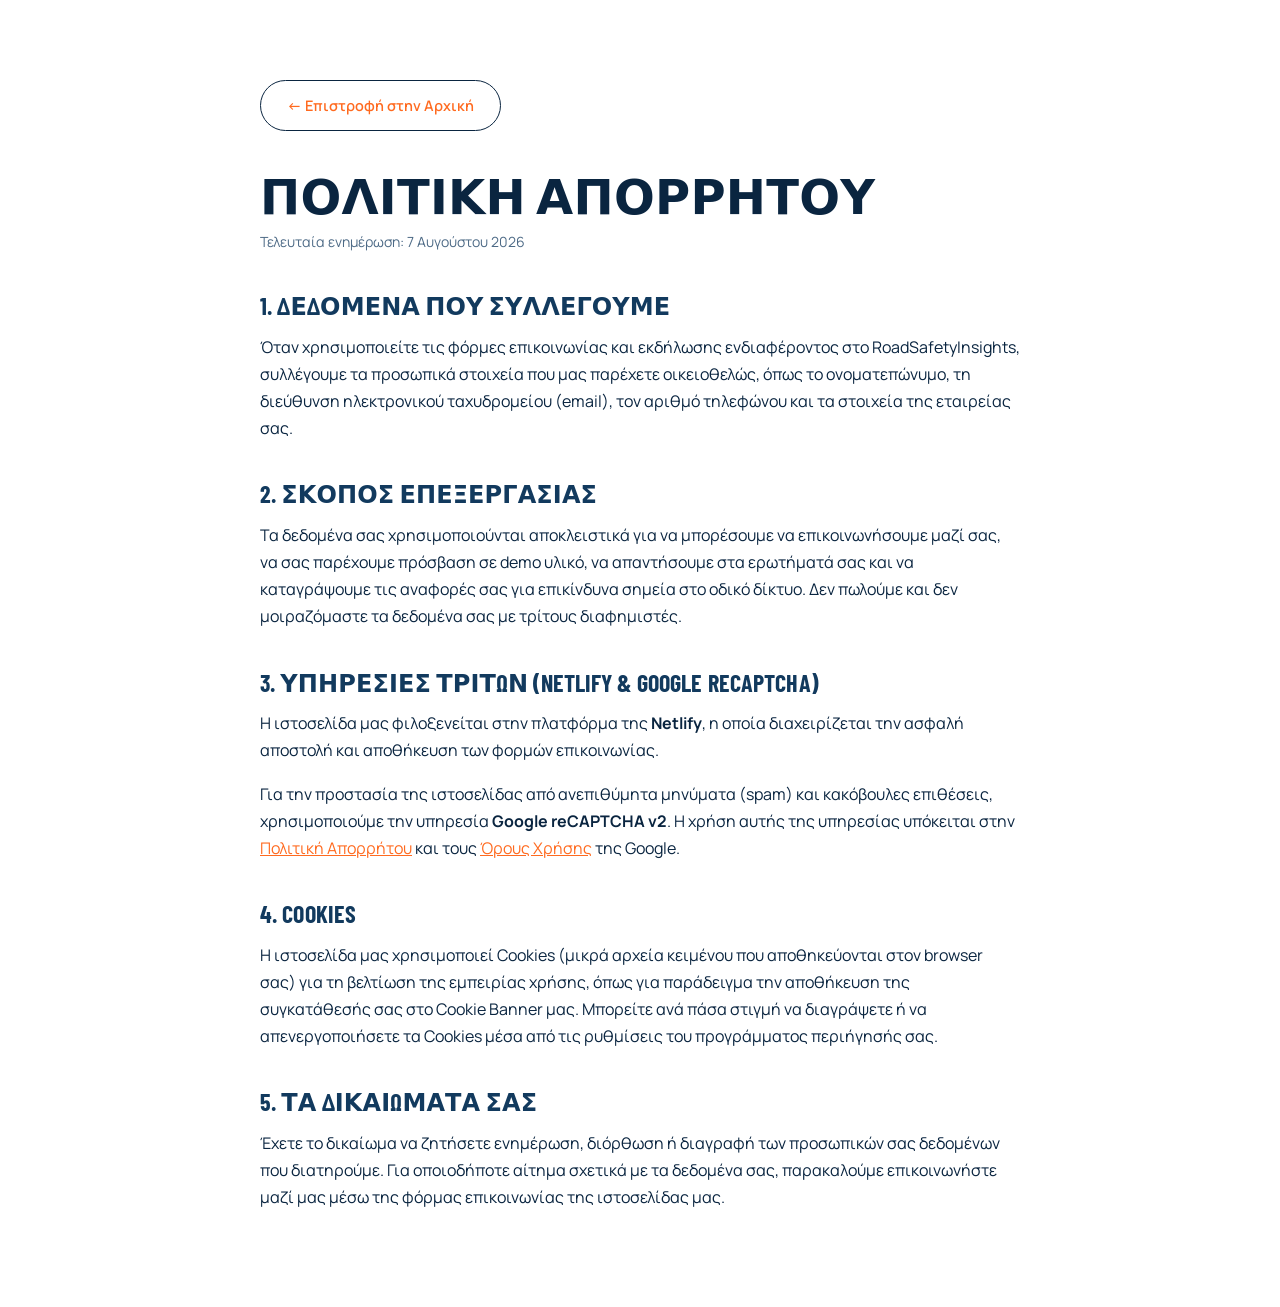
<file: policy.html>
<!DOCTYPE html>
<html lang="el">
  <head>
    <meta charset="utf-8" />
    <meta name="viewport" content="width=device-width, initial-scale=1" />
    <title>Πολιτική Απορρήτου | RoadSafetyInsights</title>
    
    <!-- Fonts -->
    <link rel="preconnect" href="https://fonts.googleapis.com" />
    <link rel="preconnect" href="https://fonts.gstatic.com" crossorigin />
    <link href="https://fonts.googleapis.com/css2?family=Barlow+Condensed:wght@600;700&family=Manrope:wght@400;500;600;800&display=swap" rel="stylesheet" />
    
    <!-- CSS and Favicon -->
    <link rel="stylesheet" href="css/style.css" />
    <link rel="icon" type="image/png" href="assets/rsi_logo.png" />
  </head>
  <body>
    <main class="legal-page">
      <!-- Return Button -->
      <a href="index.html" class="back-btn btn btn--line">&larr; Επιστροφή στην Αρχική</a>
      
      <h1>Πολιτική Απορρήτου</h1>
      <p class="last-updated">Τελευταία ενημέρωση: 7 Αυγούστου 2026</p>
      
      <h2>1. Δεδομένα που Συλλέγουμε</h2>
      <p>Όταν χρησιμοποιείτε τις φόρμες επικοινωνίας και εκδήλωσης ενδιαφέροντος στο RoadSafetyInsights, συλλέγουμε τα προσωπικά στοιχεία που μας παρέχετε οικειοθελώς, όπως το ονοματεπώνυμο, τη διεύθυνση ηλεκτρονικού ταχυδρομείου (email), τον αριθμό τηλεφώνου και τα στοιχεία της εταιρείας σας.</p>
      
      <h2>2. Σκοπός Επεξεργασίας</h2>
      <p>Τα δεδομένα σας χρησιμοποιούνται αποκλειστικά για να μπορέσουμε να επικοινωνήσουμε μαζί σας, να σας παρέχουμε πρόσβαση σε demo υλικό, να απαντήσουμε στα ερωτήματά σας και να καταγράψουμε τις αναφορές σας για επικίνδυνα σημεία στο οδικό δίκτυο. Δεν πωλούμε και δεν μοιραζόμαστε τα δεδομένα σας με τρίτους διαφημιστές.</p>
      
      <h2>3. Υπηρεσίες Τρίτων (Netlify & Google reCAPTCHA)</h2>
      <p>Η ιστοσελίδα μας φιλοξενείται στην πλατφόρμα της <strong>Netlify</strong>, η οποία διαχειρίζεται την ασφαλή αποστολή και αποθήκευση των φορμών επικοινωνίας.</p>
      <p>Για την προστασία της ιστοσελίδας από ανεπιθύμητα μηνύματα (spam) και κακόβουλες επιθέσεις, χρησιμοποιούμε την υπηρεσία <strong>Google reCAPTCHA v2</strong>. Η χρήση αυτής της υπηρεσίας υπόκειται στην <a href="https://policies.google.com/privacy" target="_blank" rel="noopener noreferrer">Πολιτική Απορρήτου</a> και τους <a href="https://policies.google.com/terms" target="_blank" rel="noopener noreferrer">Όρους Χρήσης</a> της Google.</p>
      
      <h2>4. Cookies</h2>
      <p>Η ιστοσελίδα μας χρησιμοποιεί Cookies (μικρά αρχεία κειμένου που αποθηκεύονται στον browser σας) για τη βελτίωση της εμπειρίας χρήσης, όπως για παράδειγμα την αποθήκευση της συγκατάθεσής σας στο Cookie Banner μας. Μπορείτε ανά πάσα στιγμή να διαγράψετε ή να απενεργοποιήσετε τα Cookies μέσα από τις ρυθμίσεις του προγράμματος περιήγησής σας.</p>

      <h2>5. Τα Δικαιώματά σας</h2>
      <p>Έχετε το δικαίωμα να ζητήσετε ενημέρωση, διόρθωση ή διαγραφή των προσωπικών σας δεδομένων που διατηρούμε. Για οποιοδήποτε αίτημα σχετικά με τα δεδομένα σας, παρακαλούμε επικοινωνήστε μαζί μας μέσω της φόρμας επικοινωνίας της ιστοσελίδας μας.</p>
    </main>
  </body>
</html>
</file>
<file: css/style.css>
/* Road Safety Insights — "Signal Orange / Deep Blue" rebuild */

:root {
  --navy: #0a2540;
  --navy-2: #123a5e;
  --sky: #7cc4ff;
  --sky-soft: #e6f3ff;
  --orange: #ff6a1f;
  --orange-2: #ffa24a;
  --paper: #ffffff;
  --paper-2: #f3f8ff;
  --ink: #0a2540;
  --ink-soft: #4d6a86;
  --line: #d5e5f5;
  --rail-w: 232px;
  --font-display: "Barlow Condensed", system-ui, sans-serif;
  --font-body: "Manrope", system-ui, sans-serif;
  --sh: 0 18px 44px -28px rgba(10, 37, 64, 0.55);
}

* {
  box-sizing: border-box;
}

html {
  scroll-behavior: smooth;
  scroll-padding-top: 80px;
}

body {
  margin: 0;
  font-family: var(--font-body);
  color: var(--ink);
  background: var(--paper);
  font-size: 16px;
  line-height: 1.62;
  -webkit-font-smoothing: antialiased;
}

img {
  max-width: 100%;
  display: block;
}

a {
  color: inherit;
  text-decoration: none;
}

p {
  margin: 0;
}

h1, 
h2, 
h3 {
  margin: 0;
  font-family: var(--font-display);
  line-height: 1.02;
  letter-spacing: 0.005em;
  text-transform: uppercase;
}

em {
  font-style: normal;
}

.skip {
  position: absolute;
  left: -9999px;
}

.skip:focus {
  left: 12px;
  top: 12px;
  background: var(--orange);
  color: #fff;
  padding: 8px 14px;
  border-radius: 8px;
  z-index: 99;
}

/* ---------- left rail ---------- */
.rail {
  position: fixed;
  inset: 0 auto 0 0;
  width: var(--rail-w);
  z-index: 50;
  display: flex;
  flex-direction: column;
  gap: 26px;
  padding: 28px 22px;
  background: var(--navy);
  color: #eaf4ff;
}

.rail__logo {
  display: flex;
  align-items: center;
  gap: 12px;
}

.rail__mark {
  display: block;
  width: 44px;
  height: 44px;
  flex: none;
  border-radius: 12px;
  background: #fff;
  object-fit: contain;
  padding: 4px;
}

.rail__name {
  font-family: var(--font-display);
  font-size: 17px;
  line-height: 1.05;
  text-transform: uppercase;
  letter-spacing: 0.06em;
}

.rail__nav {
  display: flex;
  flex-direction: column;
  gap: 2px;
  margin-top: 8px;
}

.rail__nav a {
  display: flex;
  align-items: center;
  gap: 10px;
  padding: 10px 12px;
  border-radius: 10px;
  font-size: 14px;
  color: #a9c8e6;
  transition: background 0.25s ease, color 0.25s ease, transform 0.25s ease;
}

.rail__nav a i {
  width: 6px;
  height: 6px;
  border-radius: 50%;
  background: #2c5c8a;
  transition: all 0.25s ease;
}

.rail__nav a:hover {
  color: #fff;
  background: rgba(255, 255, 255, 0.07);
  transform: translateX(3px);
}

.rail__nav a.is-active {
  color: #fff;
  background: rgba(255, 106, 31, 0.16);
}

.rail__nav a.is-active i {
  background: var(--orange);
  box-shadow: 0 0 0 4px rgba(255, 106, 31, 0.22);
}

.rail__cta {
  margin-top: auto;
  text-align: center;
  border-radius: 999px;
  padding: 12px 18px;
  background: var(--orange);
  color: #fff;
  font-weight: 600;
  font-size: 14px;
  transition: transform 0.25s ease, background 0.25s ease;
}

.rail__cta:hover {
  transform: translateY(-2px);
  background: var(--orange-2);
}

.topbar {
  display: none;
}

.burger {
  width: 42px;
  height: 42px;
  border-radius: 10px;
  border: 1px solid rgba(255,255,255,0.25);
  background: transparent;
  display: flex;
  flex-direction: column;
  justify-content: center;
  align-items: center;
  gap: 5px;
  cursor: pointer;
}

.burger span {
  width: 16px;
  height: 2px;
  background: #fff;
}

.progress {
  position: fixed;
  top: 0;
  left: var(--rail-w);
  right: 0;
  height: 3px;
  background: linear-gradient(90deg, var(--orange), var(--sky));
  transform-origin: 0 50%;
  transform: scaleX(0);
  z-index: 60;
}

main, 
.foot {
  margin-left: var(--rail-w);
}

/* ---------- shared ---------- */
.wrap {
  width: min(1060px, 100% - 64px);
  margin-inline: auto;
}

.band {
  padding: 104px 0;
}

.band--ink {
  background: var(--paper-2);
}

.band--cta {
  background: linear-gradient(180deg, var(--paper) 0%, var(--sky-soft) 100%);
}

.eyebrow {
  font-family: var(--font-display);
  font-size: 14px;
  letter-spacing: 0.28em;
  text-transform: uppercase;
  color: var(--orange);
}

.head {
  max-width: 46rem;
}

.head--center {
  margin-inline: auto;
  text-align: center;
}

.head h2 {
  margin-top: 12px;
  font-size: clamp(34px, 4.6vw, 58px);
  font-weight: 700;
}

.head__intro {
  margin-top: 16px;
  color: var(--ink-soft);
}

.lead {
  margin-top: 16px;
  color: var(--ink-soft);
  max-width: 36rem;
}

.lead--sm {
  font-size: 14.5px;
}

.tiny {
  margin-top: 22px;
  font-size: 12px;
  letter-spacing: 0.06em;
  color: var(--ink-soft);
}

.tag {
  display: inline-flex;
  align-items: center;
  gap: 9px;
  border: 1px solid var(--line);
  background: #fff;
  color: var(--navy-2);
  border-radius: 999px;
  padding: 7px 15px;
  font-size: 12.5px;
  font-weight: 500;
}

.tag--soft {
  margin-top: 18px;
  background: var(--sky-soft);
  border-color: transparent;
}

.blip {
  width: 8px;
  height: 8px;
  border-radius: 50%;
  background: var(--orange);
  animation: blip 2s ease-in-out infinite;
}

@keyframes blip {
  0%, 100% {
    box-shadow: 0 0 0 0 rgba(255,106,31,.55);
  }
  50% {
    box-shadow: 0 0 0 8px rgba(255,106,31,0);
  }
}

.btn {
  display: inline-flex;
  align-items: center;
  gap: 9px;
  cursor: pointer;
  border-radius: 999px;
  padding: 13px 26px;
  font-size: 14.5px;
  font-weight: 600;
  border: 1px solid transparent;
  font-family: var(--font-body);
  transition: transform .25s ease, background .25s ease, color .25s ease, border-color .25s ease, box-shadow .25s ease;
}

.btn--solid {
  background: var(--orange);
  color: #fff;
  box-shadow: 0 16px 34px -18px rgba(255, 106, 31, 0.85);
}

.btn--solid:hover {
  transform: translateY(-2px);
  background: #ff7d38;
}

.btn--line {
  border-color: var(--navy);
  color: var(--navy);
  background: transparent;
}

.btn--line:hover {
  background: var(--navy);
  color: #fff;
}

.btn--block {
  width: 100%;
  justify-content: center;
  margin-top: 20px;
}

.arrow {
  transition: transform .25s ease;
}

.btn:hover .arrow {
  transform: translateX(4px);
}

.row-actions {
  margin-top: 28px;
  display: flex;
  flex-wrap: wrap;
  gap: 12px;
}

.val--hot {
  color: #e2452f;
}

.val--warm {
  color: var(--orange);
}

.val--cool {
  color: var(--navy-2);
}

.val--sky {
  color: #2f8fd6;
}

/* ---------- hero ---------- */
.hero {
  position: relative;
  overflow: hidden;
  padding: 132px 0 104px;
  background: var(--navy);
  color: #eaf4ff;
}

.hero .tag {
  background: rgba(255,255,255,.08);
  border-color: rgba(255,255,255,.18);
  color: #eaf4ff;
}

.hero__bg {
  position: absolute;
  inset: 0;
}

.orb {
  position: absolute;
  border-radius: 50%;
  filter: blur(4px);
}

.orb--a {
  width: 620px;
  height: 620px;
  left: -180px;
  top: -220px;
  background: radial-gradient(closest-side, rgba(255,106,31,.42), transparent 70%);
  animation: float 16s ease-in-out infinite alternate;
}

.orb--b {
  width: 560px;
  height: 560px;
  right: -140px;
  bottom: -220px;
  background: radial-gradient(closest-side, rgba(124,196,255,.38), transparent 70%);
  animation: float 20s ease-in-out infinite alternate-reverse;
}

@keyframes float {
  from {
    transform: translate3d(0,0,0);
  }
  to {
    transform: translate3d(60px,40px,0) scale(1.1);
  }
}

.lane {
  position: absolute;
  left: 0;
  right: 0;
  height: 1px;
  background: linear-gradient(90deg, transparent, rgba(124,196,255,.35), transparent);
}

.lane--1 {
  top: 30%;
  animation: sweep 7s linear infinite;
}

.lane--2 {
  top: 52%;
  animation: sweep 9s linear infinite 1.5s;
}

.lane--3 {
  top: 74%;
  animation: sweep 11s linear infinite 3s;
}

@keyframes sweep {
  0% {
    transform: translateX(-40%);
    opacity: 0;
  }
  30% {
    opacity: 1;
  }
  100% {
    transform: translateX(40%);
    opacity: 0;
  }
}

.hero .wrap {
  position: relative;
}

.hero__title {
  margin-top: 22px;
  font-size: clamp(44px, 7vw, 96px);
  font-weight: 700;
  max-width: 16ch;
}

.hero__title em {
  display: block;
  background: linear-gradient(100deg, var(--orange) 0%, var(--orange-2) 45%, var(--sky) 100%);
  -webkit-background-clip: text;
  background-clip: text;
  color: transparent;
}

.hero__lead {
  margin-top: 22px;
  max-width: 36rem;
  font-size: 18px;
  color: #b9d5ef;
}

.hero__foot {
  margin-top: 44px;
  padding-top: 22px;
  border-top: 1px solid rgba(255,255,255,.14);
  max-width: 44rem;
  font-size: 13px;
  color: #a9c8e6;
}

.hero__foot strong {
  display: block;
  font-family: var(--font-display);
  letter-spacing: 0.1em;
  text-transform: uppercase;
  font-size: 14px;
  color: #fff;
}

/* ---------- ticker ---------- */
.ticker {
  overflow: hidden;
  background: var(--orange);
  color: #fff;
  padding: 13px 0;
}

.ticker__track {
  display: flex;
  gap: 34px;
  white-space: nowrap;
  width: max-content;
  font-family: var(--font-display);
  text-transform: uppercase;
  letter-spacing: 0.14em;
  font-size: 15px;
  animation: slide 28s linear infinite;
}

@keyframes slide {
  to {
    transform: translateX(-50%);
  }
}

/* ---------- layers ---------- */
.layers {
  list-style: none;
  margin: 0;
  padding: 0;
}

.layer {
  display: grid;
  grid-template-columns: 66px 1fr auto;
  align-items: center;
  gap: 24px;
  padding: 28px 8px;
  border-top: 1px solid var(--line);
  transition: background .3s ease, padding .3s ease;
}

.layer:last-child {
  border-bottom: 1px solid var(--line);
}

.layer:hover {
  background: var(--sky-soft);
  padding-left: 20px;
  padding-right: 20px;
}

.layer__no {
  font-family: var(--font-display);
  font-size: 34px;
  color: var(--sky);
}

.layer__body h3 {
  font-size: 26px;
}

.layer__body p {
  margin-top: 6px;
  font-size: 14.5px;
  color: var(--ink-soft);
  max-width: 48ch;
}

.layer__val {
  font-family: var(--font-display);
  font-size: 34px;
}

/* ---------- tiles ---------- */
.tiles {
  margin-top: 52px;
  display: grid;
  grid-template-columns: repeat(2, 1fr);
  gap: 18px;
}

.tile {
  position: relative;
  overflow: hidden;
  background: #fff;
  border: 1px solid var(--line);
  border-radius: 4px 22px 4px 22px;
  padding: 30px;
  transition: transform .35s ease, box-shadow .35s ease, border-color .35s ease;
}

.tile::before {
  content: "";
  position: absolute;
  left: 0;
  top: 0;
  bottom: 0;
  width: 4px;
  background: var(--orange);
  transform: scaleY(0);
  transform-origin: bottom;
  transition: transform .35s ease;
}

.tile:hover {
  transform: translateY(-6px);
  box-shadow: var(--sh);
  border-color: var(--sky);
}

.tile:hover::before {
  transform: scaleY(1);
}

.tile__icon {
  display: grid;
  place-items: center;
  width: 48px;
  height: 48px;
  border-radius: 14px;
  background: var(--sky-soft);
  color: var(--navy);
  transition: background .3s ease, color .3s ease;
}

.tile:hover .tile__icon {
  background: var(--orange);
  color: #fff;
}

.tile h3 {
  margin-top: 18px;
  font-size: 24px;
}

.tile p {
  margin-top: 8px;
  font-size: 14.5px;
  color: var(--ink-soft);
}

/* ---------- zigzag ---------- */
.zig {
  display: grid;
  grid-template-columns: 1.05fr 0.95fr;
  gap: 48px;
  align-items: start;
}

.zig h2 {
  margin-top: 12px;
  font-size: clamp(32px, 4vw, 52px);
  font-weight: 700;
}

.zig h2 em {
  color: var(--orange);
}

.mini-stats {
  margin: 34px 0 0;
  padding: 22px 0 0;
  border-top: 2px solid var(--navy);
  display: grid;
  grid-template-columns: repeat(3, 1fr);
  gap: 16px;
}

.mini-stats dt {
  font-family: var(--font-display);
  font-size: 30px;
}

.mini-stats dd {
  margin: 0;
  font-size: 12.5px;
  color: var(--ink-soft);
}

.zig__panel {
  background: var(--navy);
  color: #eaf4ff;
  border-radius: 24px;
  padding: 34px;
  box-shadow: var(--sh);
}

.zig__panel h3 {
  margin-top: 10px;
  font-size: 30px;
}

.zig__panel .lead {
  color: #a9c8e6;
}

.bars {
  list-style: none;
  margin: 26px 0 0;
  padding: 0;
  display: grid;
  gap: 20px;
}

.bars li {
  display: grid;
  grid-template-columns: auto 1fr;
  align-items: baseline;
  gap: 12px;
}

.bars__n {
  font-family: var(--font-display);
  font-size: 26px;
}

.bars li > span:nth-child(2) {
  font-size: 13px;
  color: #a9c8e6;
}

.bars i {
  grid-column: 1 / -1;
  height: 6px;
  border-radius: 4px;
  background: rgba(255,255,255,.12);
  position: relative;
}

.bars i::after {
  content: "";
  position: absolute;
  inset: 0 auto 0 0;
  width: var(--w);
  border-radius: 4px;
  background: linear-gradient(90deg, var(--orange), var(--sky));
}

/* ---------- shots ---------- */
.shots {
  margin-top: 52px;
  display: grid;
  grid-template-columns: repeat(2, 1fr);
  gap: 20px;
}

.shot {
  margin: 0;
  background: #fff;
  border: 1px solid var(--line);
  border-radius: 22px;
  padding: 12px;
  overflow: hidden;
  transition: transform .35s ease, box-shadow .35s ease;
}

.shot:hover {
  transform: translateY(-5px);
  box-shadow: var(--sh);
}

.shot img {
  width: 100%;
  height: auto;
  border-radius: 14px;
  transition: transform .6s ease;
}

.shot:hover img {
  transform: scale(1.03);
}

.shot figcaption {
  padding: 12px 8px 4px;
  font-size: 14px;
  color: var(--ink-soft);
}

.shot--wide {
  margin: 40px auto 0;
  max-width: 620px;
}

.shot--wide img {
  aspect-ratio: 16 / 9;
  object-fit: cover;
}

/* ---------- roster ---------- */
.roster {
  list-style: none;
  margin: 48px 0 0;
  padding: 0;
}

.person {
  display: grid;
  grid-template-columns: 72px 1.2fr 1fr auto;
  align-items: center;
  gap: 20px;
  padding: 20px 10px;
  border-bottom: 1px solid var(--line);
  transition: background .3s ease, transform .3s ease;
}

.person:first-child {
  border-top: 1px solid var(--line);
}

.person:hover {
  background: var(--sky-soft);
  transform: translateX(4px);
}

.person__photo {
  display: block;
  width: 68px;
  height: 68px;
  border-radius: 18px;
  overflow: hidden;
  border: 2px solid var(--line);
  background: var(--sky-soft);
  transition: border-color .3s ease;
}

.person__photo img {
  width: 100%;
  height: 100%;
  object-fit: cover;
  transition: transform .5s ease;
}

.person:hover .person__photo {
  border-color: var(--orange);
}

.person:hover .person__photo img {
  transform: scale(1.06);
}

.person__name {
  font-family: var(--font-display);
  font-size: 22px;
  text-transform: uppercase;
}

.person__role {
  font-size: 13.5px;
  color: var(--ink-soft);
}

.person__links {
  display: flex;
  gap: 8px;
}

.person__links a {
  display: grid;
  place-items: center;
  width: 36px;
  height: 36px;
  border-radius: 10px;
  border: 1px solid var(--line);
  background: #fff;
  font-size: 12px;
  color: var(--ink-soft);
  transition: all .25s ease;
}

.person__links a:hover {
  background: var(--orange);
  border-color: var(--orange);
  color: #fff;
}

/* ---------- interest ---------- */
.switch {
  margin: 40px auto 0;
  display: inline-flex;
  gap: 6px;
  padding: 6px;
  border-radius: 999px;
  background: #fff;
  border: 1px solid var(--line);
}

.band--cta .wrap {
  text-align: center;
}

.switch__btn {
  border: 0;
  background: transparent;
  border-radius: 999px;
  padding: 11px 24px;
  font: inherit;
  font-size: 14px;
  font-weight: 600;
  color: var(--ink-soft);
  cursor: pointer;
  transition: all .25s ease;
}

.switch__btn.is-active {
  background: var(--navy);
  color: #fff;
}

.panel {
  margin: 28px auto 0;
  max-width: 640px;
  text-align: left;
  background: #fff;
  border: 1px solid var(--line);
  border-radius: 24px;
  padding: 32px;
  box-shadow: var(--sh);
}

.panel[hidden] {
  display: none;
}

.panel__lead {
  color: var(--ink-soft);
  font-size: 14.5px;
}

.panel h3 {
  margin-top: 22px;
  font-size: 22px;
}

.panel__note {
  margin-top: 6px;
  font-size: 13.5px;
  color: var(--ink-soft);
}

.field {
  display: block;
  margin-top: 16px;
}

.field > span {
  display: block;
  font-size: 12.5px;
  color: var(--ink-soft);
  margin-bottom: 7px;
}

input[type="text"], 
input[type="email"], 
input[type="tel"], 
select, 
textarea {
  width: 100%;
  border-radius: 12px;
  border: 1px solid var(--line);
  background: var(--paper-2);
  padding: 12px 15px;
  font: inherit;
  font-size: 14px;
  color: var(--ink);
  outline: none;
  transition: border-color .25s ease, box-shadow .25s ease, background .25s ease;
}

input:focus, 
select:focus, 
textarea:focus {
  background: #fff;
  border-color: var(--orange);
  box-shadow: 0 0 0 4px rgba(255,106,31,.16);
}

textarea {
  resize: vertical;
}

.field-row {
  display: grid;
  grid-template-columns: 1fr 1fr;
  gap: 16px;
}

.checkline {
  display: flex;
  align-items: center;
  gap: 9px;
  margin-top: 16px;
  font-size: 12.5px;
  color: var(--ink-soft);
}

.checkline input {
  accent-color: var(--orange);
}

.form-ok {
  margin-top: 12px;
  font-size: 14px;
  color: #17a673;
}

.cookie-banner {
  position: fixed;
  bottom: 0;
  left: 0;
  width: 100%;
  background-color: #0b0c10;
  color: #ffffff;
  z-index: 9999;
  padding: 1rem 0;
  box-shadow: 0 -4px 20px rgba(0, 0, 0, 0.5);
}

.cookie-banner[hidden] {
  display: none;
}

.cookie-banner__inner {
  display: flex;
  flex-direction: column;
  gap: 1rem;
  align-items: center;
  text-align: center;
}

.cookie-banner p {
  margin: 0;
  font-size: 0.9rem;
  line-height: 1.4;
  opacity: 0.9;
}

@media (min-width: 768px) {
  .cookie-banner__inner {
    flex-direction: row;
    justify-content: space-between;
    text-align: left;
  }
}

.cookie-banner .btn--sm {
  padding: 0.5rem 1.5rem;
  font-size: 0.9rem;
  white-space: nowrap;
}

/* 404 error page */
.error-page {
  display: flex;
  flex-direction: column;
  align-items: center;
  justify-content: center;
  min-height: 100vh;
  text-align: center;
  background: var(--navy);
  color: #eaf4ff;
  padding: 20px;
}

.error-page h1 {
  font-size: clamp(100px, 20vw, 200px);
  color: var(--orange);
  line-height: 1;
  margin-bottom: 10px;
  text-shadow: 0 16px 34px rgba(255, 106, 31, 0.3);
}

.error-page h2 {
  font-size: clamp(24px, 5vw, 40px);
  margin-bottom: 16px;
}

.error-page p {
  color: #a9c8e6;
  margin-bottom: 40px;
  max-width: 500px;
  font-size: 18px;
  line-height: 1.5;
}

/* ---------- footer ---------- */
.foot {
  background: var(--navy);
  color: #a9c8e6;
  padding: 40px 0;
}

.foot__inner {
  display: flex;
  flex-wrap: wrap;
  align-items: center;
  justify-content: space-between;
  gap: 18px;
}

.foot__brand {
  font-family: var(--font-display);
  text-transform: uppercase;
  letter-spacing: 0.1em;
  color: #fff;
  display: inline-flex;
  align-items: center;
  gap: 10px;
}

.foot__brand img {
  width: 34px;
  height: 34px;
  border-radius: 8px;
  background: #fff;
  object-fit: contain;
  padding: 3px;
}

.foot__meta {
  font-size: 12.5px;
  text-align: right;
}

.foot__meta a {
  color: var(--sky);
}

.foot__meta a:hover {
  text-decoration: underline;
}

/* policy page*/
.legal-page {
  padding: 80px 20px;
  max-width: 800px;
  margin: 0 auto;
}

.legal-page h1 {
  font-size: clamp(32px, 5vw, 48px);
  color: var(--navy);
  margin-bottom: 10px;
}

.legal-page .last-updated {
  color: var(--ink-soft);
  font-size: 14px;
  margin-bottom: 40px;
}

.legal-page h2 {
  font-size: 24px;
  color: var(--navy-2);
  margin-top: 40px;
  margin-bottom: 15px;
}

.legal-page p {
  margin-bottom: 16px;
  color: var(--ink);
  line-height: 1.7;
}

.legal-page a {
  color: var(--orange);
  text-decoration: underline;
}

.legal-page a:hover {
  color: var(--orange-2);
}

.back-btn {
  display: inline-block;
  margin-bottom: 40px;
  font-weight: 600;
  text-decoration: none !important;
}

/* ---------- reveal ---------- */
.up {
  opacity: 0;
  transform: translateY(24px);
  transition: opacity .7s ease, transform .7s cubic-bezier(.22,1,.36,1);
  transition-delay: var(--d, 0ms);
}

.up.is-in {
  opacity: 1;
  transform: none;
}

@media (prefers-reduced-motion: reduce) {
  .up {
    opacity: 1;
    transform: none;
    transition: none;
  }
  
  .orb, 
  .lane, 
  .blip, 
  .ticker__track {
    animation: none;
  }
  
  html {
    scroll-behavior: auto;
  }
}

/* ---------- responsive ---------- */
@media (max-width: 1024px) {
  .zig {
    grid-template-columns: 1fr;
  }
}

@media (max-width: 880px) {
  .rail {
    transform: translateX(-100%);
    transition: transform .35s ease;
    width: 260px;
  }
  
  .rail.is-open {
    transform: none;
  }
  
  main, 
  .foot {
    margin-left: 0;
  }
  
  .progress {
    left: 0;
  }
  
  .topbar {
    display: flex;
    position: sticky;
    top: 0;
    z-index: 55;
    align-items: center;
    justify-content: space-between;
    gap: 16px;
    padding: 12px 20px;
    background: var(--navy);
    color: #fff;
  }
  
  .topbar__logo {
    display: inline-flex;
    align-items: center;
    gap: 10px;
    font-family: var(--font-display);
    text-transform: uppercase;
    letter-spacing: .1em;
    font-size: 15px;
  }
  
  .topbar__logo img {
    width: 30px;
    height: 30px;
    border-radius: 8px;
    background: #fff;
    object-fit: contain;
    padding: 3px;
  }
  
  .wrap {
    width: min(1060px, 100% - 40px);
  }
  
  .band {
    padding: 72px 0;
  }
  
  .tiles, 
  .shots, 
  .field-row {
    grid-template-columns: 1fr;
  }
  
  .layer {
    grid-template-columns: 44px 1fr;
  }
  
  .layer__val {
    grid-column: 2;
  }
  
  .person {
    grid-template-columns: 48px 1fr;
  }
  
  .person__role, 
  .person__links {
    grid-column: 2;
  }
  
  .foot__meta {
    text-align: left;
  }
}

/* hero-specific outline button on dark background */
.hero .btn--line {
  border-color: rgba(255, 255, 255, 0.5);
  color: #eaf4ff;
}

.hero .btn--line:hover {
  background: #fff;
  color: var(--navy);
  border-color: #fff;
}
</file>
